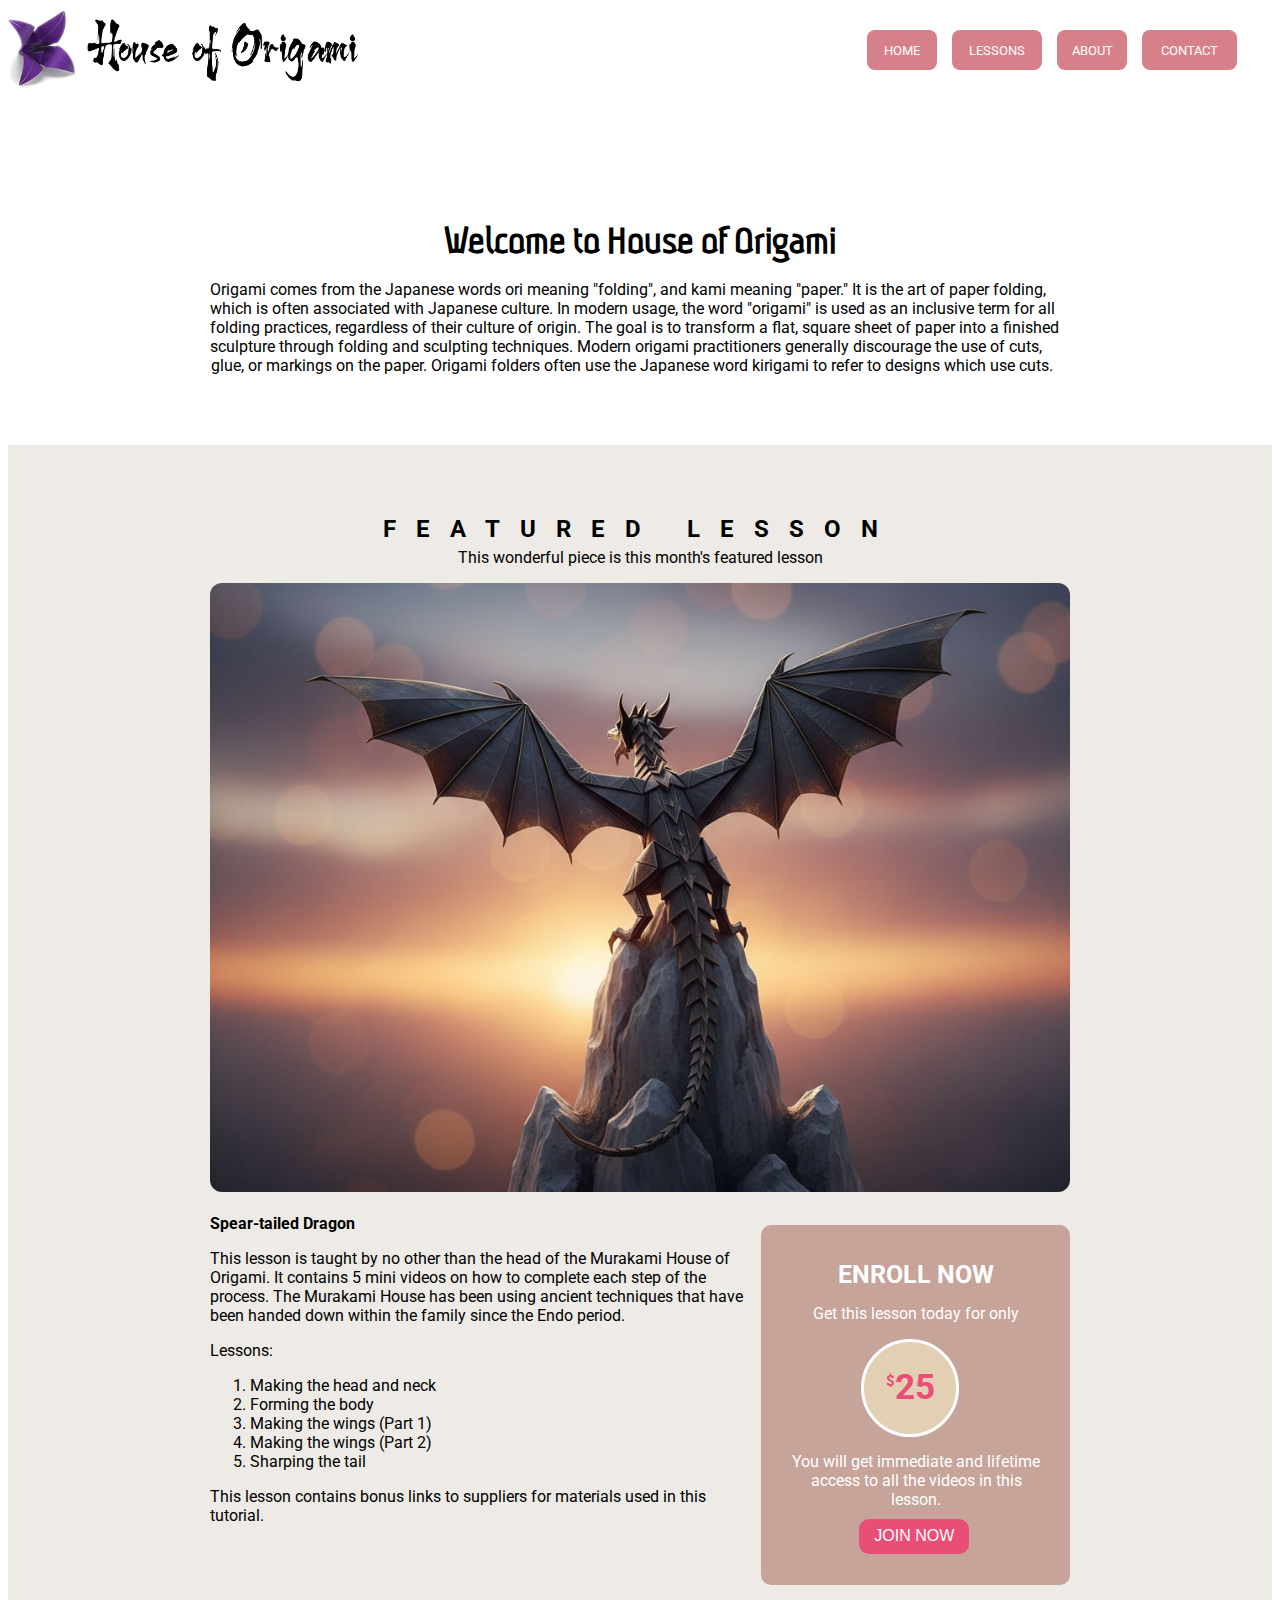
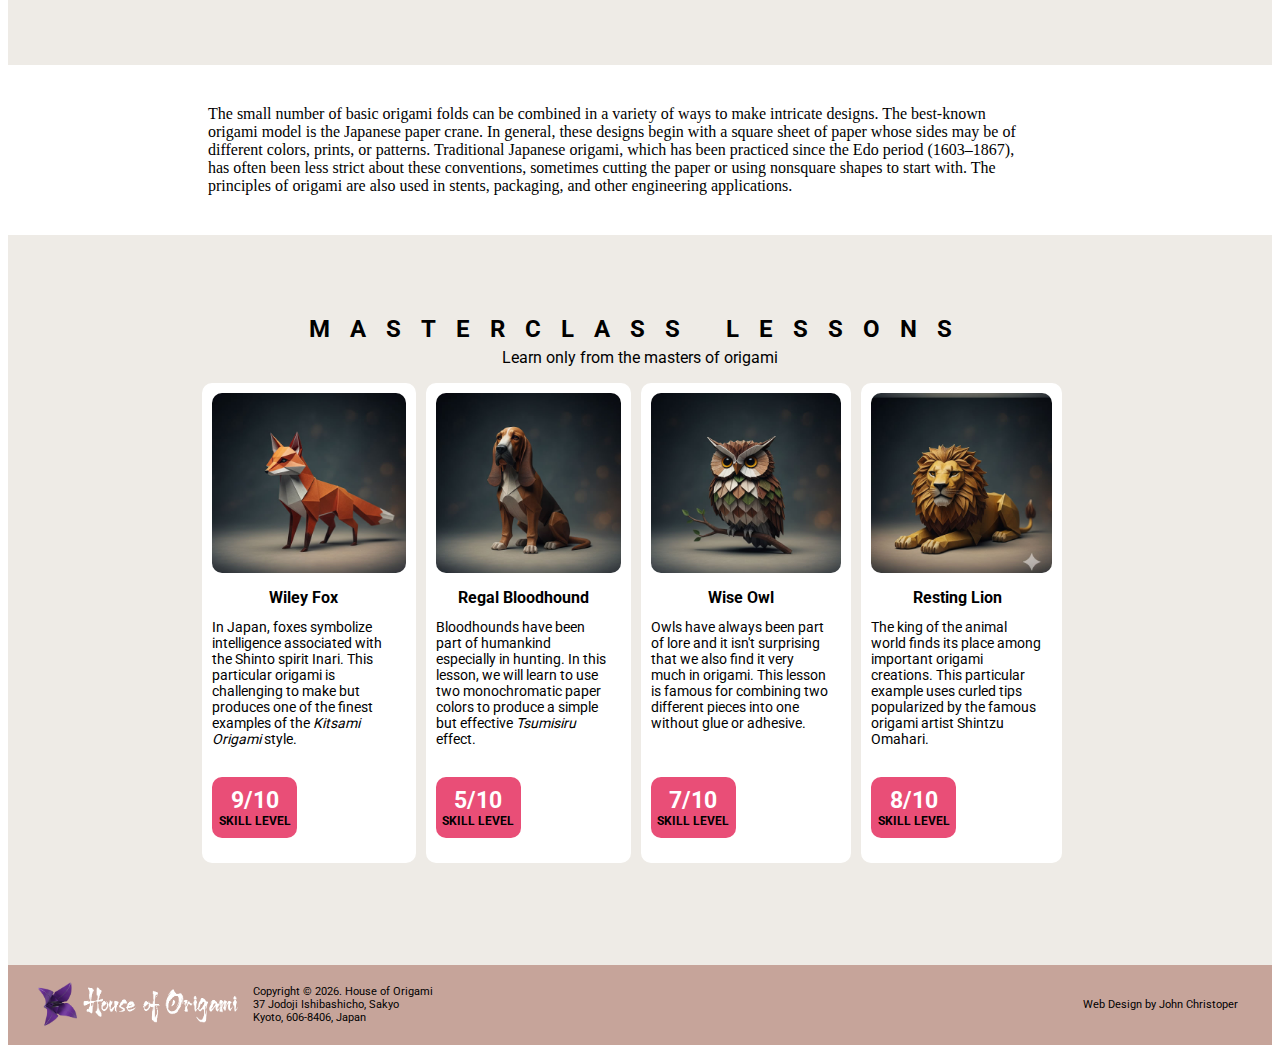
<file: index.html>
<!DOCTYPE html>
<html lang="en">
<head>
    <meta charset="UTF-8">
    <meta name="viewport" content="width=device-width, initial-scale=1.0">
    <title>House of Origami</title>

    <link rel="stylesheet" href="style.css">
</head>
    <body>
        <nav class="nav">
            <img class="origami-logo" src="images/origami_logo.png" alt="origami logo">
            <div class="nav-btns">
                <a href="#" class="home-nav">HOME</a>
                <a href="#" class="lessons-nav">LESSONS</a>
                <a href="about.html" class="about-nav">ABOUT</a>
                <a href="#" class="contact-nav">CONTACT</a>
            </div>
        </nav>

        <div class="welc-container">
            <div class="welc-message">
                <h1 class="welcome">Welcome to House of Origami</h1>
                <p class="intro">
Origami comes from the Japanese words ori meaning "folding", and kami meaning "paper." It is the art of paper folding,      
which is often associated with Japanese culture. In modern usage, the word "origami" is used as an inclusive term for all    
folding practices, regardless of their culture of origin. The goal is to transform a flat, square sheet of paper into a finished   
sculpture through folding and sculpting techniques. Modern origami practitioners generally discourage the use of cuts,       
glue, or markings on the paper. Origami folders often use the Japanese word kirigami to refer to designs which use cuts.    </p>
            </div>
        </div>

        <main class="home-main">
            <div class="featured">
                <h2>FEATURED LESSON</h2>
                <p>This wonderful piece is this month's featured lesson</p>
                <img class="featured-img" src="images/featured_lesson.jpg" alt="image of a dragon">
            </div>

            <div class="description">
                <div class="desc-container">
                    <p><b>Spear-tailed Dragon</b></p>
                    <p class="info">
This lesson is taught by no other than the head of the Murakami House of 
Origami. It contains 5 mini videos on how to complete each step of the 
process. The Murakami House has been using ancient techniques that have 
been handed down within the family since the Endo period.
                    </p>
                    <p class="lessons-txt">Lessons:</p>
                    <ol>
                        <li>Making the head and neck</li>
                        <li>Forming the body</li>
                        <li>Making the wings (Part 1)</li>
                        <li>Making the wings (Part 2)</li>
                        <li>Sharping the tail</li>
                    </ol>
                    <p>This lesson contains bonus links to suppliers for materials used in this tutorial.</p>
                </div>
                <div class="ad-container">
                    <p><b>ENROLL NOW</b></p>
                    <p>Get this lesson today for only</p>
                    <div>
                        <p><sup>$</sup>25</p>
                    </div>
                    <p>You will get immediate and lifetime access to all the videos in this lesson.</p>
                    <button class="join-btn">JOIN NOW</button>
                </div>
            </div>
        </main>

        <p>
            The small number of basic origami folds can be combined in a variety of ways to make intricate designs. 
            The best-known origami model is the Japanese paper crane. In general, these designs begin with a square sheet of paper whose sides may be of different colors, prints, or patterns.
            Traditional Japanese origami, which has been practiced since the Edo period (1603–1867), has often been less strict about these conventions, sometimes cutting the paper or using nonsquare shapes to start with.
            The principles of origami are also used in stents, packaging, and other engineering applications.
        </p>

        <section>
            <div class="section-head">
                <h2>MASTERCLASS LESSONS</h2>
                <p>Learn only from the masters of origami</p>
            </div>
            <div class="skill-container">
                <div>
                    <img src="images/lesson01.jpg" alt="image of a fox">
                    <div>
                        <p><b>Wiley Fox</b></p>
                        <p>In Japan, foxes symbolize intelligence associated with 
                            the Shinto spirit Inari. This particular origami is challenging 
                            to make but produces one of the finest examples of the <i>Kitsami 
                            Origami</i> style.</p>
                    </div>
                    <span>
                        <p>9/10</p>
                        <p>SKILL LEVEL</p>
                    </span>
                </div>
                <div>
                    <img src="images/lesson02.jpg" alt="image of a dog">
                    <div>
                        <p><b>Regal Bloodhound</b></p>
                        <p>Bloodhounds have been part of humankind especially in hunting. 
                            In this lesson, we will learn to use two monochromatic paper 
                            colors to produce a simple but effective <i>Tsumisiru</i> effect.</p>
                    </div>
                    <span>
                        <p>5/10</p>
                        <p>SKILL LEVEL</p>
                    </span>
                </div>
                <div>
                    <img src="images/lesson03.jpg" alt="image of a owl">
                    <div>
                        <p><b>Wise Owl</b></p>
                        <p>Owls have always been part of lore and it isn't surprising that 
                            we also find it very much in origami. This lesson is famous for 
                            combining two different pieces into one without glue or adhesive.</p>
                    </div>
                    <span>
                        <p>7/10</p>
                        <p>SKILL LEVEL</p>
                    </span>
                </div>
                <div>
                    <img src="images/lesson04.jpg" alt="image of a lion ">
                    <div>
                        <p><b>Resting Lion</b></p>
                        <p>The king of the animal world finds its place among important origami 
                            creations. This particular example uses curled tips popularized 
                            by the famous origami artist Shintzu Omahari.</p>
                    </div>
                    <span>
                        <p>8/10</p>
                        <p>SKILL LEVEL</p>
                    </span>
                </div>
            </div>
        </section>

        <footer >
            <img src="images/origami_logo_dark.png" alt="white origami logo">
            <p>Copyright &copy; 2026. House of Origami<br>
                    37 Jodoji Ishibashicho, Sakyo<br>
                    Kyoto, 606-8406, Japan
            </p>
            <p>Web Design by John Christoper</p>
        </footer>
    </body>
</html>
</file>
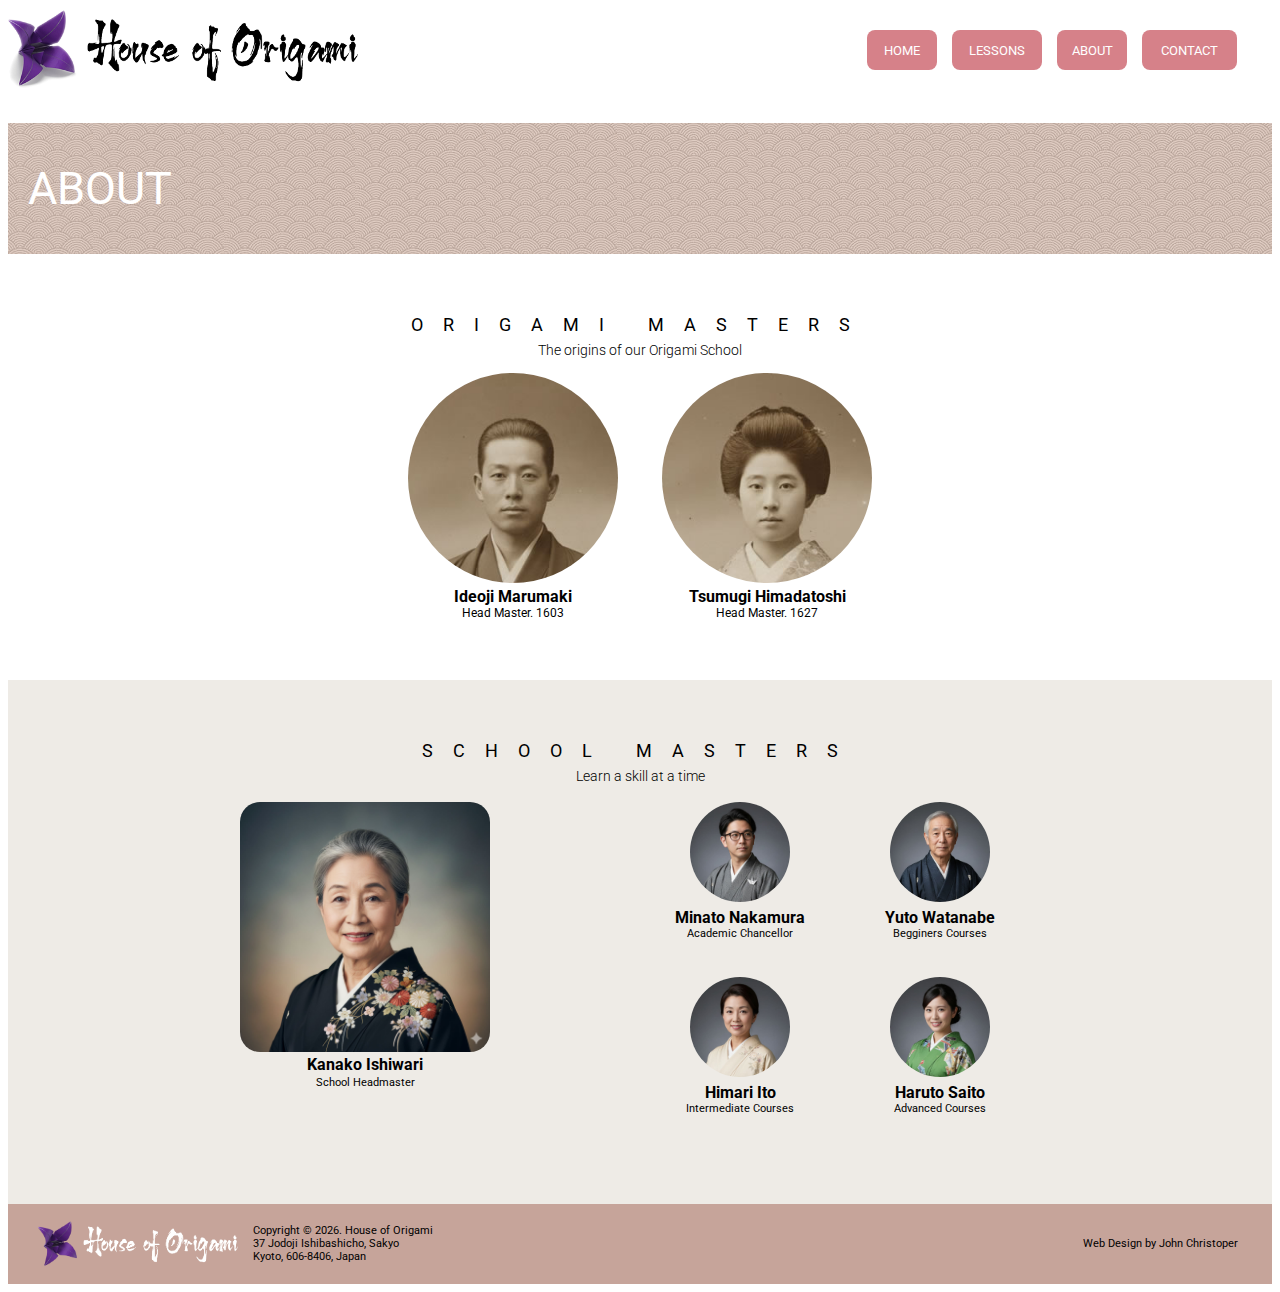
<file: about.html>
<!DOCTYPE html>
<html lang="en">
    <head>
        <meta charset="UTF-8">
        <meta name="viewport" content="width=device-width, initial-scale=1.0">
        <title>House of Origami</title>

        <link rel="stylesheet" href="style.css">
    </head>
    <body>
        <header>
            <nav class="nav">
                <img class="origami-logo" src="images/origami_logo.png" alt="origami logo">
                <div class="nav-btns">
                    <a href="index.html" class="home-nav">HOME</a>
                    <a href="#" class="lessons-nav">LESSONS</a>
                    <a href="#" class="about-nav">ABOUT</a>
                    <a href="#" class="contact-nav">CONTACT</a>
                </div>
            </nav>
            <div class="about-heading">
                <p>ABOUT</p>
            </div>
        </header>

        <main>
            <div class="origami-masters">
                <p>ORIGAMI MASTERS</p>
                <p>The origins of our Origami School</p>
                <div>
                    <div>
                        <img class="master01" src="images/master01.jpg" alt="Image of Ideoji Marumaki">
                        <p>Ideoji Marumaki</p>
                        <p>Head Master. 1603</p>
                    </div>
                    <div>
                        <img class="master02" src="images/master02.jpg" alt="Image of Tsumugi Himadatoshi">
                        <p>Tsumugi Himadatoshi</p>
                        <p>Head Master. 1627</p>
                    </div>
                </div>
            </div>

            <div class="school-masters">
                <p>SCHOOL MASTERS</p>
                <p>Learn a skill at a time</p>
                <section>
                    <div class="headmaster-container">
                        <div>
                            <img src="images/headmaster.jpg" alt="Image of Kanako Ishiwari">
                            <p>Kanako Ishiwari</p>
                            <p>School Headmaster</p>
                        </div>
                    </div>
                    <div class="courses-container">
                        <div>
                            <img src="images/lessonmaster01.jpg" alt="Image of Minato Nakamura">
                            <p>Minato Nakamura</p>
                            <p>Academic Chancellor</p>
                        </div>
                        <div>
                            <img src="images/lessonmaster02.jpg" alt="Image of Yuto Watanabe">
                            <p>Yuto Watanabe</p>
                            <p>Begginers Courses</p>
                        </div>
                        <div>
                            <img src="images/lessonmaster03.jpg" alt="Image of Himari Ito">
                            <p>Himari Ito</p>
                            <p>Intermediate Courses</p>
                        </div>
                        <div>
                            <img src="images/lessonmaster04.jpg" alt="Image of Haruto Saito">
                            <p>Haruto Saito</p>
                            <p>Advanced Courses</p>
                        </div>
                    </div>
                </section>
            </div>
        </main>





























        <footer >
            <img src="images/origami_logo_dark.png" alt="white origami logo">
            <p>Copyright &copy; 2026. House of Origami<br>
                    37 Jodoji Ishibashicho, Sakyo<br>
                    Kyoto, 606-8406, Japan
            </p>
            <p>Web Design by John Christoper</p>
        </footer>
    </body>
</html>
</file>
<file: style.css>
:root { 
    --darkpink:#E94E77; 
    --lighttan:#EEEBE6; 
    --rose:#D68189; 
    --tan:#C6A49A; 
    --ivory:#E3CFB4; 
} 

@font-face {
    font-family: 'Aubrey';
    src: url('fonts/Aubrey/Aubrey-Regular.ttf') format('truetype');
    font-weight: 400;
    font-style: normal;
}

@font-face {
    font-family: 'Roboto';
    src: url('fonts/Roboto/static/Roboto-Light.ttf') format('truetype');
    font-weight: 300;
    font-style: normal;
}

@font-face {
    font-family: 'Roboto';
    src: url('fonts/Roboto/static/Roboto-Regular.ttf') format('truetype');
    font-weight: 400;
    font-style: normal;
}

@font-face {
    font-family: 'Roboto';
    src: url('fonts/Roboto/static/Roboto-Bold.ttf') format('truetype');
    font-weight: 700;
    font-style: normal;
}

.origami-logo {
    width: 350px;
}

.nav {
    display: flex;
    justify-content: space-between;
}

.nav-btns {
    width: 700px;
    margin: 0px 20px 0px;
    display: flex;
    flex-direction: row;
    align-items:center;
    justify-content: flex-end;
}

.home-nav, .lessons-nav, .about-nav, .contact-nav {
    text-decoration: none;
    display: flex;
    flex-direction: column;
    justify-content: center;
    text-align: center;
    font-family: 'Roboto', 'sans-serif';
    border-radius: 8px;
    height: 40px;
    margin: 0px 15px 0px 0px;
    font-size: 13px;
    color: white;
    background-color: var(--rose);
    border: none;
}

.home-nav {
    width: 70px;
}

.lessons-nav {
    width: 90px;
}

.about-nav {
    width: 70px;
}

.contact-nav {
    width: 95px;
}

.welc-container {
    display: flex;
    justify-content: center;
    margin-top: 100px;
}

.welc-message {
    padding: 0%;
    width: 900px;
    text-align: center;
}

.welcome {
    font-family: 'Aubrey', 'sans-serif';
    font-size: 2.5rem;
    margin-bottom: 0%;
}

.intro {
    font-family: 'Roboto', 'sans-serif';
    white-space: pre;
    margin-top: 0%;
    margin-bottom: 70px;
}

.home-main {
    display: flex;
    flex-direction: column;
    align-items: center;
    height: 1170px;
    padding-top: 50px;
    background-color: var(--lighttan);
}

.featured {
    font-family: 'Roboto', 'sans-serif';
    text-align: center;
}

h2 {
    letter-spacing: 20px;
    font-weight: 200px;
    margin-bottom: 5px;
}

p {
    margin-top: 0%;
}

.featured-img {
    border-radius: 12px;
    width: 860px;
    margin-bottom: 18px;
}

.description {
    font-family: 'Roboto', 'sans-serif';
    width: 860px;
    display: flex;
}

.desc-container {
    width: 1250px;
}

.ad-container {
    display: flex;
    flex-direction: column;
    text-align: center;
    font-family: 'Roboto', 'sans-serif';
    color: white;
    border-radius: 10px;
    margin-top: 11px;
    width: 700px;
    height: 360px;
    background-color: var(--tan);
}

.ad-container p:first-child {
    margin: 35px 0px 15px 0px;
    font-size: 25px;
} 

.ad-container div{
    border: 3px solid white;
    display: flex;
    flex-direction: column;
    justify-content: center;
    text-align: center;
    margin-left: 100px;;
    border-radius: 50%;
    height: 92px;
    width: 92px;
    background-color: var(--ivory);
}

.ad-container > div > p:first-child {
    color: var(--darkpink);
    margin: 0%;
    font-weight: bold;
    font-size: 35px;
}

.ad-container > div > p:first-child > sup:first-child{
    color: var(--darkpink);
    margin: 0%;
    font-weight: bold;
    font-size: 15px;
}

.ad-container p:nth-child(4) {
    margin:15px 0px 0px 30px;
    width: 250px;
}

.join-btn {
    color: white;
    background-color: var(--darkpink);
    border: none;
    font-size: 16px;
    border-radius: 10px;
    width: 110px;
    height: 35px;
    margin:10px 0px 0px 98px;
}

body > p {
    margin: 40px 0px 40px 200px;
    width: 820px;
}

section {
    background-color: var(--lighttan);
    height: 730px;
}

.section-head {
    display: flex;
    text-align: center;
    flex-direction: column;
    font-family: 'Roboto', 'sans-serif';
    padding-top: 60px;
}

.skill-container {
    display: flex;
    flex-direction: row;
    justify-content: space-between;
    font-family: 'Roboto', 'sans-serif';
    gap: 10px;
    width: 860px;
    margin-left: 194px;
}

.skill-container div {
    display: flex;
    flex-direction: column;
    background-color: white;
    padding: 10px 0px 0px 10px;
    border-radius: 10px;
    height: 470px;
}

.skill-container img {
    border-radius: 10px;
    width: 95%;
    height: 180px;
}

.skill-container > div > div {
    padding: 0%;
    width: 90%;
}

.skill-container > div > div > p:first-child{
    text-align: center;
    margin: 15px 0px 12px;
}

.skill-container > div > div > p:last-child{
    font-size: 14px;
}

.skill-container span {
    display: flex;
    flex-direction: column;
    justify-content: center;
    text-align: center;
    background-color: var(--darkpink);
    border-radius: 10px;
    margin: 0px 0px 25px;
    width: 85px;
    height: 140px;
}

.skill-container span p:first-child {
    color: white;
    font-family: 'Roboto', 'sans-serif';
    font-weight: bold;
    margin: 0%;
    font-size: 23px;
}

.skill-container span p:last-child {
    color: black;
    font-family: 'Roboto', 'sans-serif';
    font-weight: bold;
    font-size: 12px;
    margin: 0%;
}

footer {
    display: flex;
    flex-direction: row;
    align-items: center;
    background-color: var(--tan);
    height: 80px;
}

footer img {
    margin: 0px 15px 0px 30px;
    width: 200px;
}

footer p:nth-child(2) {
    font-family: 'Roboto', 'sans-serif';
    font-size: 11px;
    margin: 0%;
}

footer p:last-child {
    font-family: 'Roboto', 'sans-serif';
    font-size: 11px;
    margin: 0px 0px 0px 650px;
}

.about-heading {
    margin: 30px 0px 0px 0px;
    height: 131px;
    display: flex;
    align-items: center;
    background: url("images/bg_tile.png") right 131px top;
    background-color: var(--tan);
}

.about-heading p {
    margin: 0px 0px 0px 20px;
    font-size: 45px;
    font-family: 'Roboto', 'sans-serif';
    color: white;
}

.origami-masters {
    margin-bottom: 60px;
    display: flex;
    flex-direction: column;
    text-align: center;
}

.origami-masters > p:first-child{
    letter-spacing: 20px;
    font-weight: 200px;
    margin: 60px 0px 0px 0px;
    font-size: 18px;
    font-family: 'Roboto', 'sans-serif';
}

.origami-masters > p:nth-child(2){
    margin: 7px 0px 0px 0px;
    font-size: 14px;
    font-family: 'Roboto', 'sans-serif';
    font-weight: 300;
}
.origami-masters > div {
    display: flex;
    justify-content: center;
}

.master01, .master02 {
    margin-top: 15px;
    width: 210px;
    height: 210px;
    border-radius: 50%;
}

.origami-masters > div div {
    margin: 0px 22px 0px 22px;
}


.origami-masters > div > div p:nth-child(2){
    margin-bottom: 0px;
    font-weight: bold;
    font-family: 'Roboto', 'sans-serif';
}

.origami-masters > div > div p:nth-child(3){
    margin-bottom: 0px;
    font-size: 12px;
    font-family: 'Roboto', 'sans-serif';
}

.school-masters {
    height: 524px;
    display: flex;
    flex-direction: column;
    align-items: center;
    background-color: var(--lighttan);
}

.school-masters > p:first-child{
    letter-spacing: 20px;
    font-weight: 200px;
    margin: 60px 0px 0px 0px;
    font-size: 18px;
    font-family: 'Roboto', 'sans-serif';
}

.school-masters > p:nth-child(2){
    margin: 7px 0px 18px 0px;
    font-size: 14px;
    font-family: 'Roboto', 'sans-serif';
    font-weight: 300;
}

.school-masters > section {
    display: flex;
    flex-direction: row;
}

.headmaster-container {
    width: 250px;
    height: 400px;
    padding-right: 150px;
}

.headmaster-container div {
    display: flex;
    flex-direction: column;
    align-items: center;
    text-align: center;
}

.headmaster-container > div img {
    width: 250px;
    height: 250px;
    border-radius: 20px;
    margin-bottom: 3px;
}

.headmaster-container > div p:nth-child(2) {
    margin-bottom: 2px;
    font-family: 'Roboto', 'sans-serif';
    font-weight: bold;
}

.headmaster-container > div p:nth-child(3) {
    font-size: 11px;
    font-family: 'Roboto', 'sans-serif';
}

.courses-container {
    width: 400px;
    height: 350px;
    display: flex;
    flex-wrap: wrap;
}

.courses-container > div {
    flex-basis: 50%;
    box-sizing: border-box;
    text-align: center;
}

.courses-container > div img{
    width: 100px;
    height: 100px;
    border-radius: 50%;
}

.courses-container > div p:nth-child(2) {
    margin: 2px 0px 0px 0px;
    font-family: 'Roboto', 'sans-serif';
    font-weight: bold;
}

.courses-container > div p:nth-child(3) {
    margin: 0px 0px 0px 0px;
    font-size: 11px;
    font-family: 'Roboto', 'sans-serif';
}
</file>
